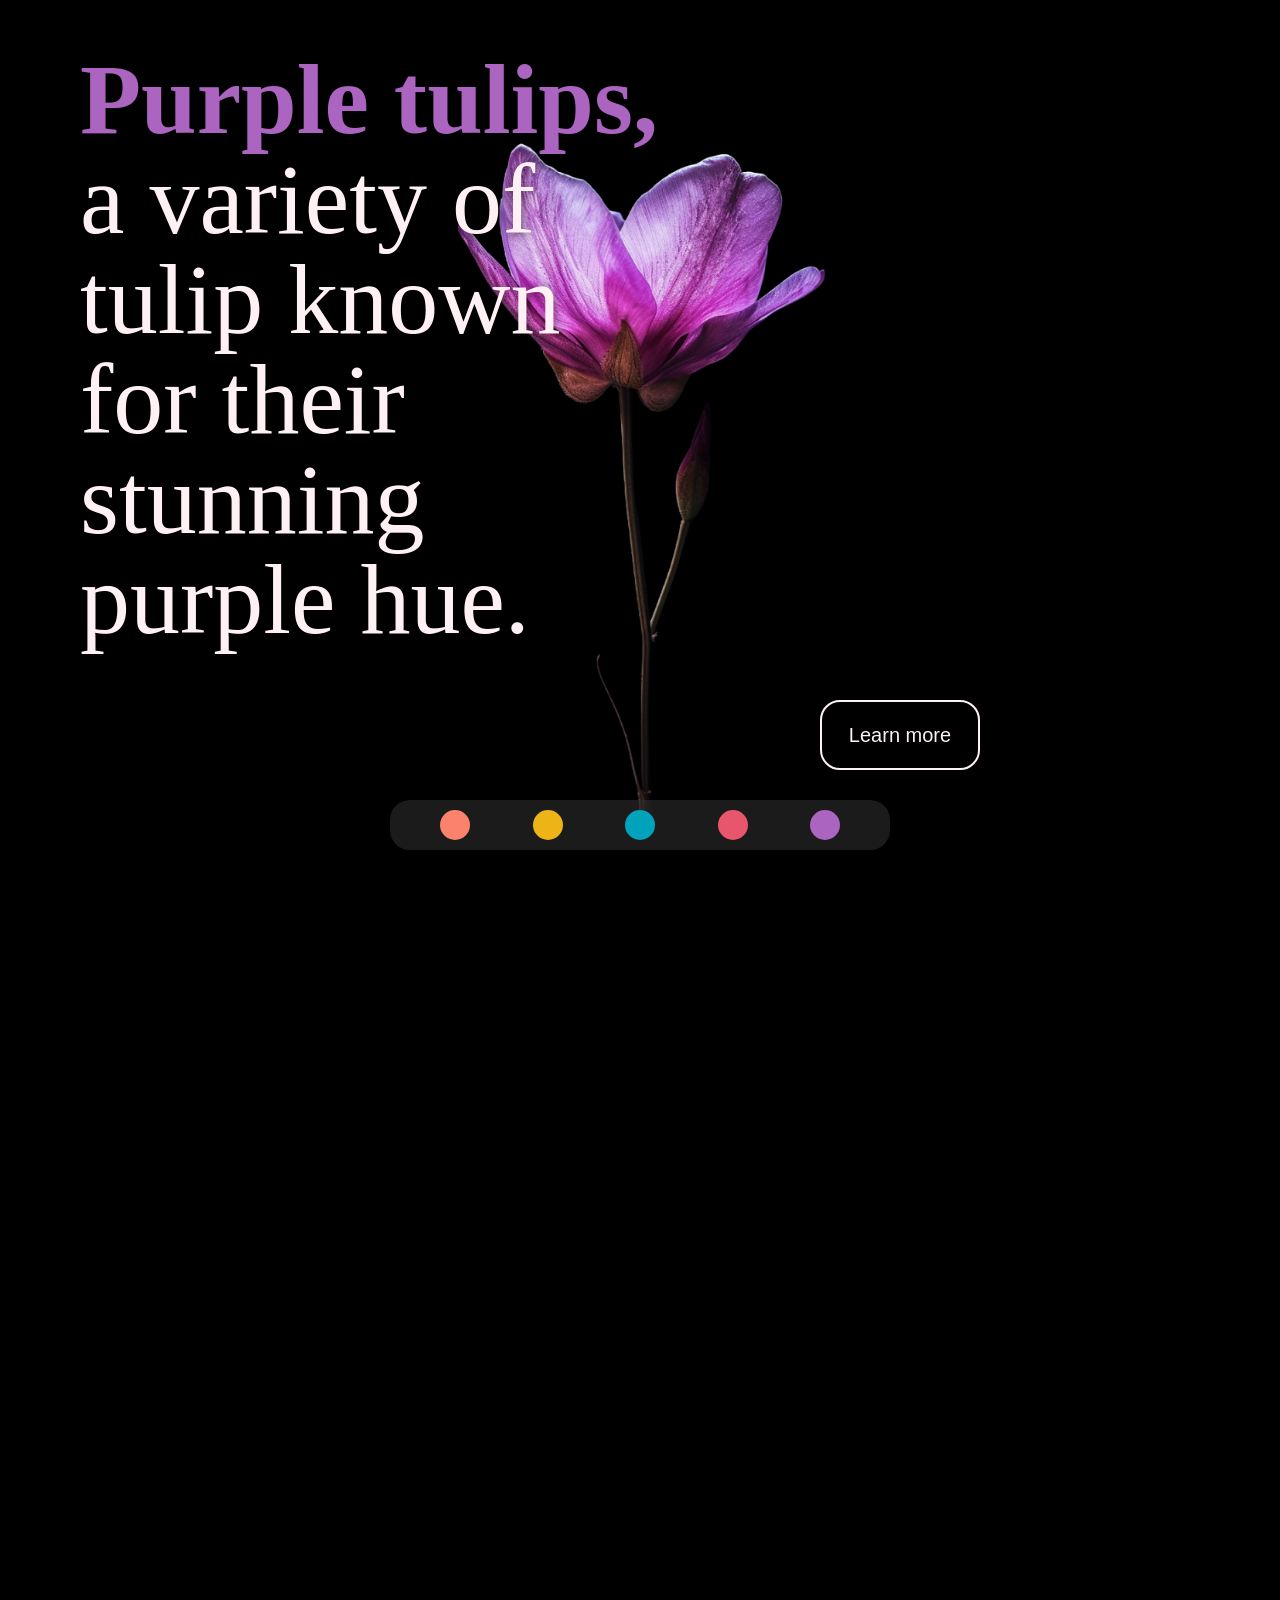
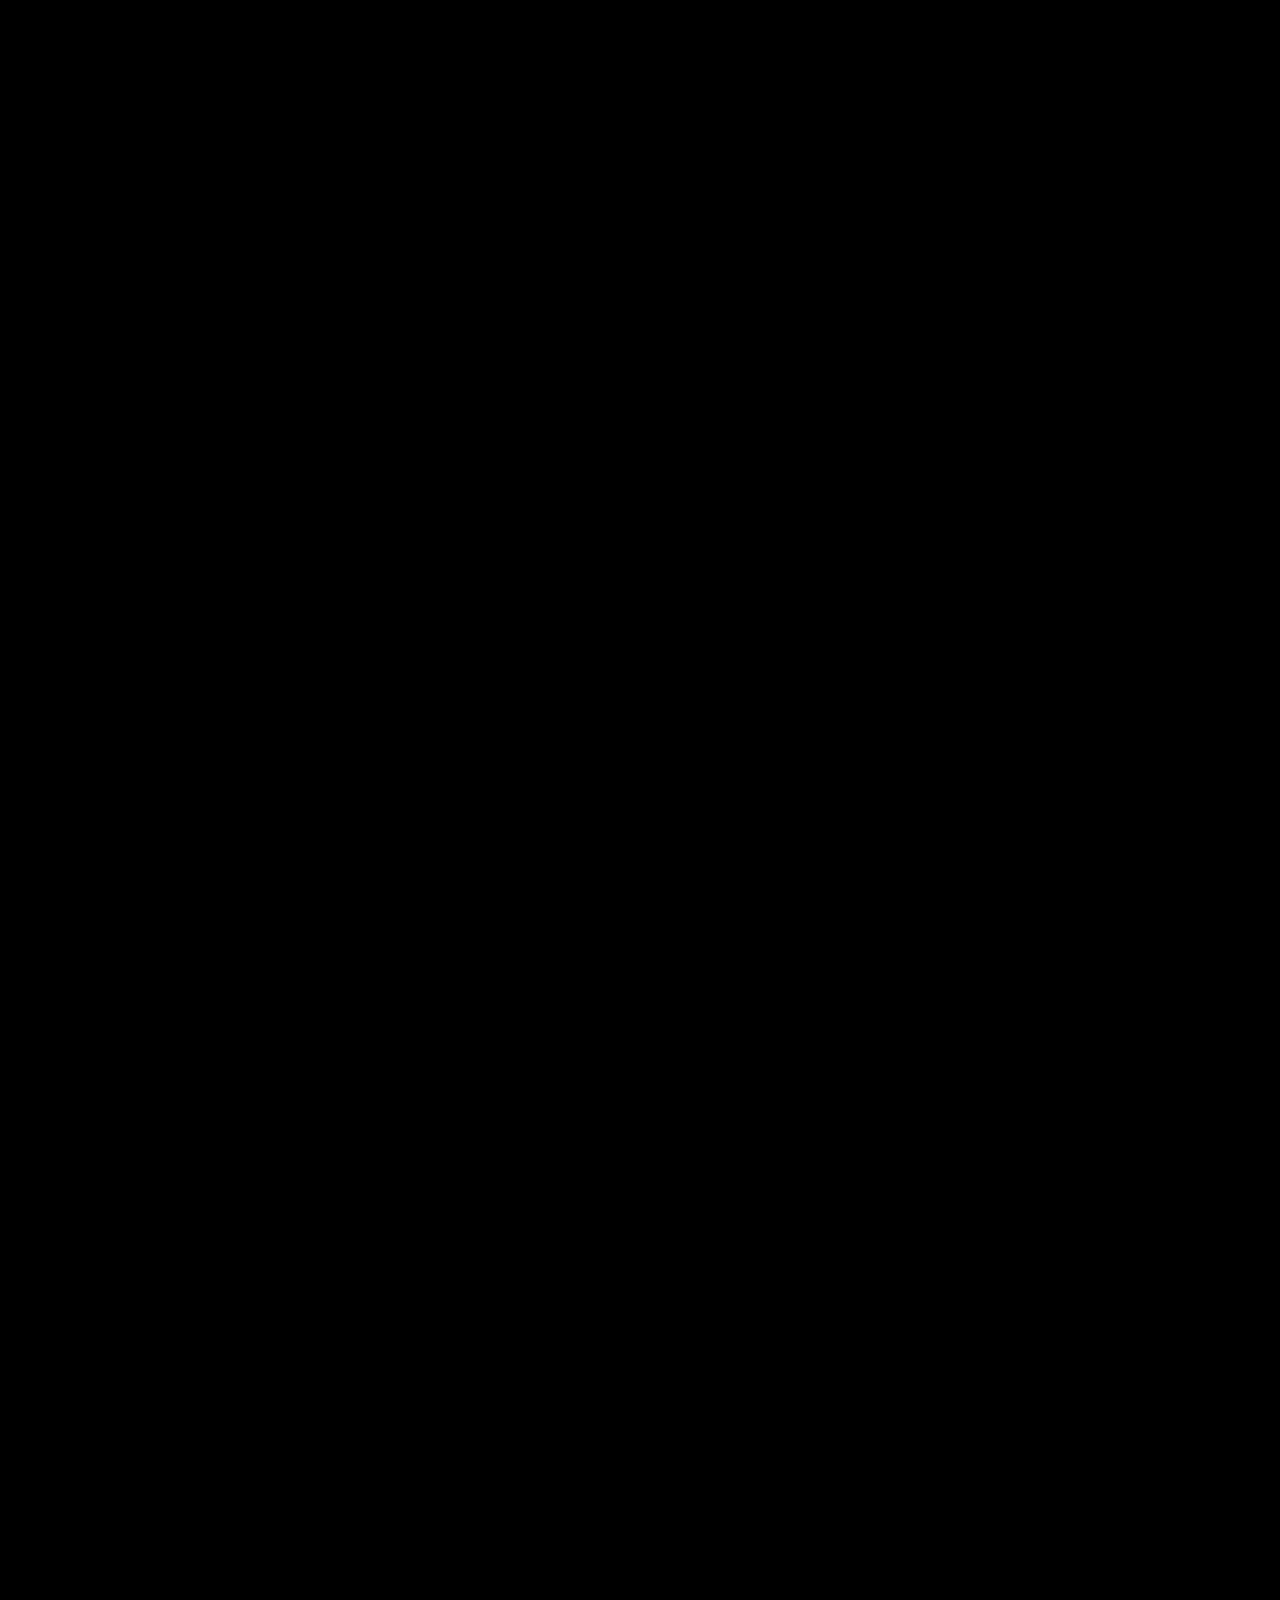
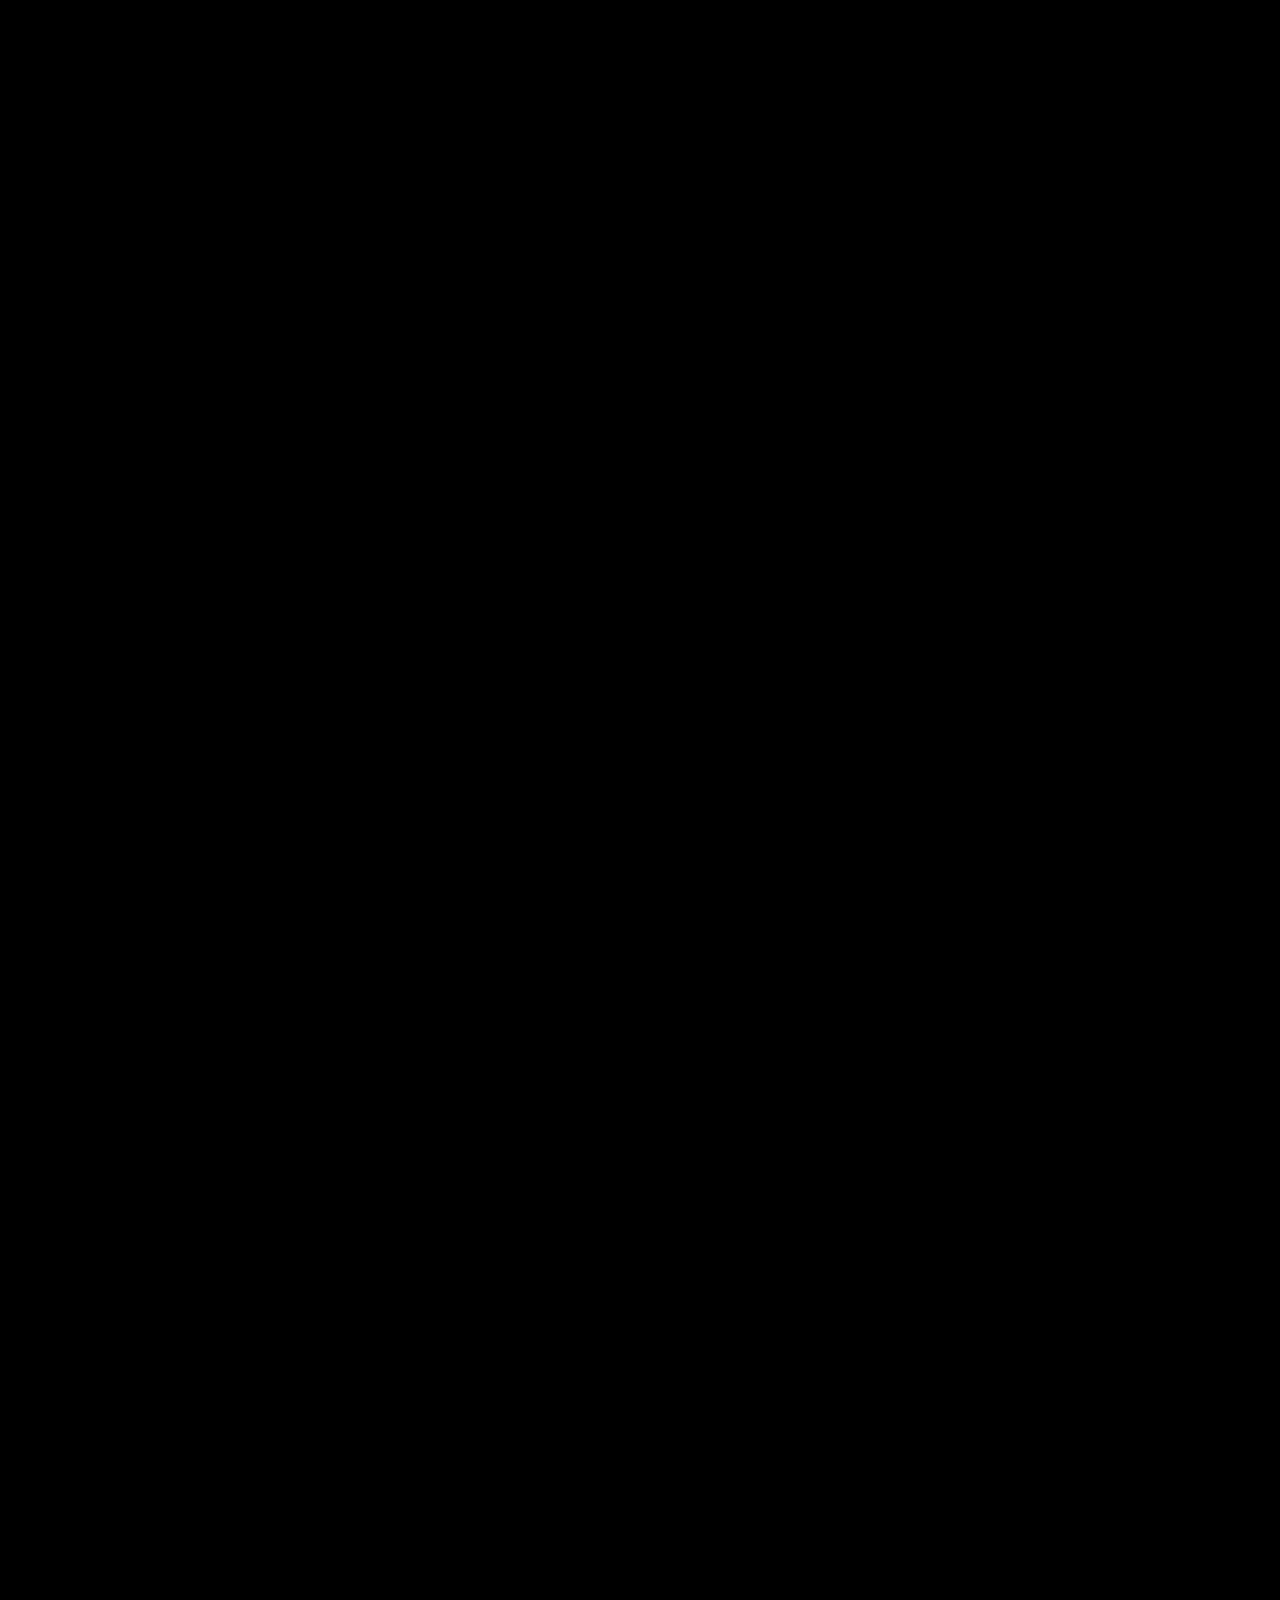
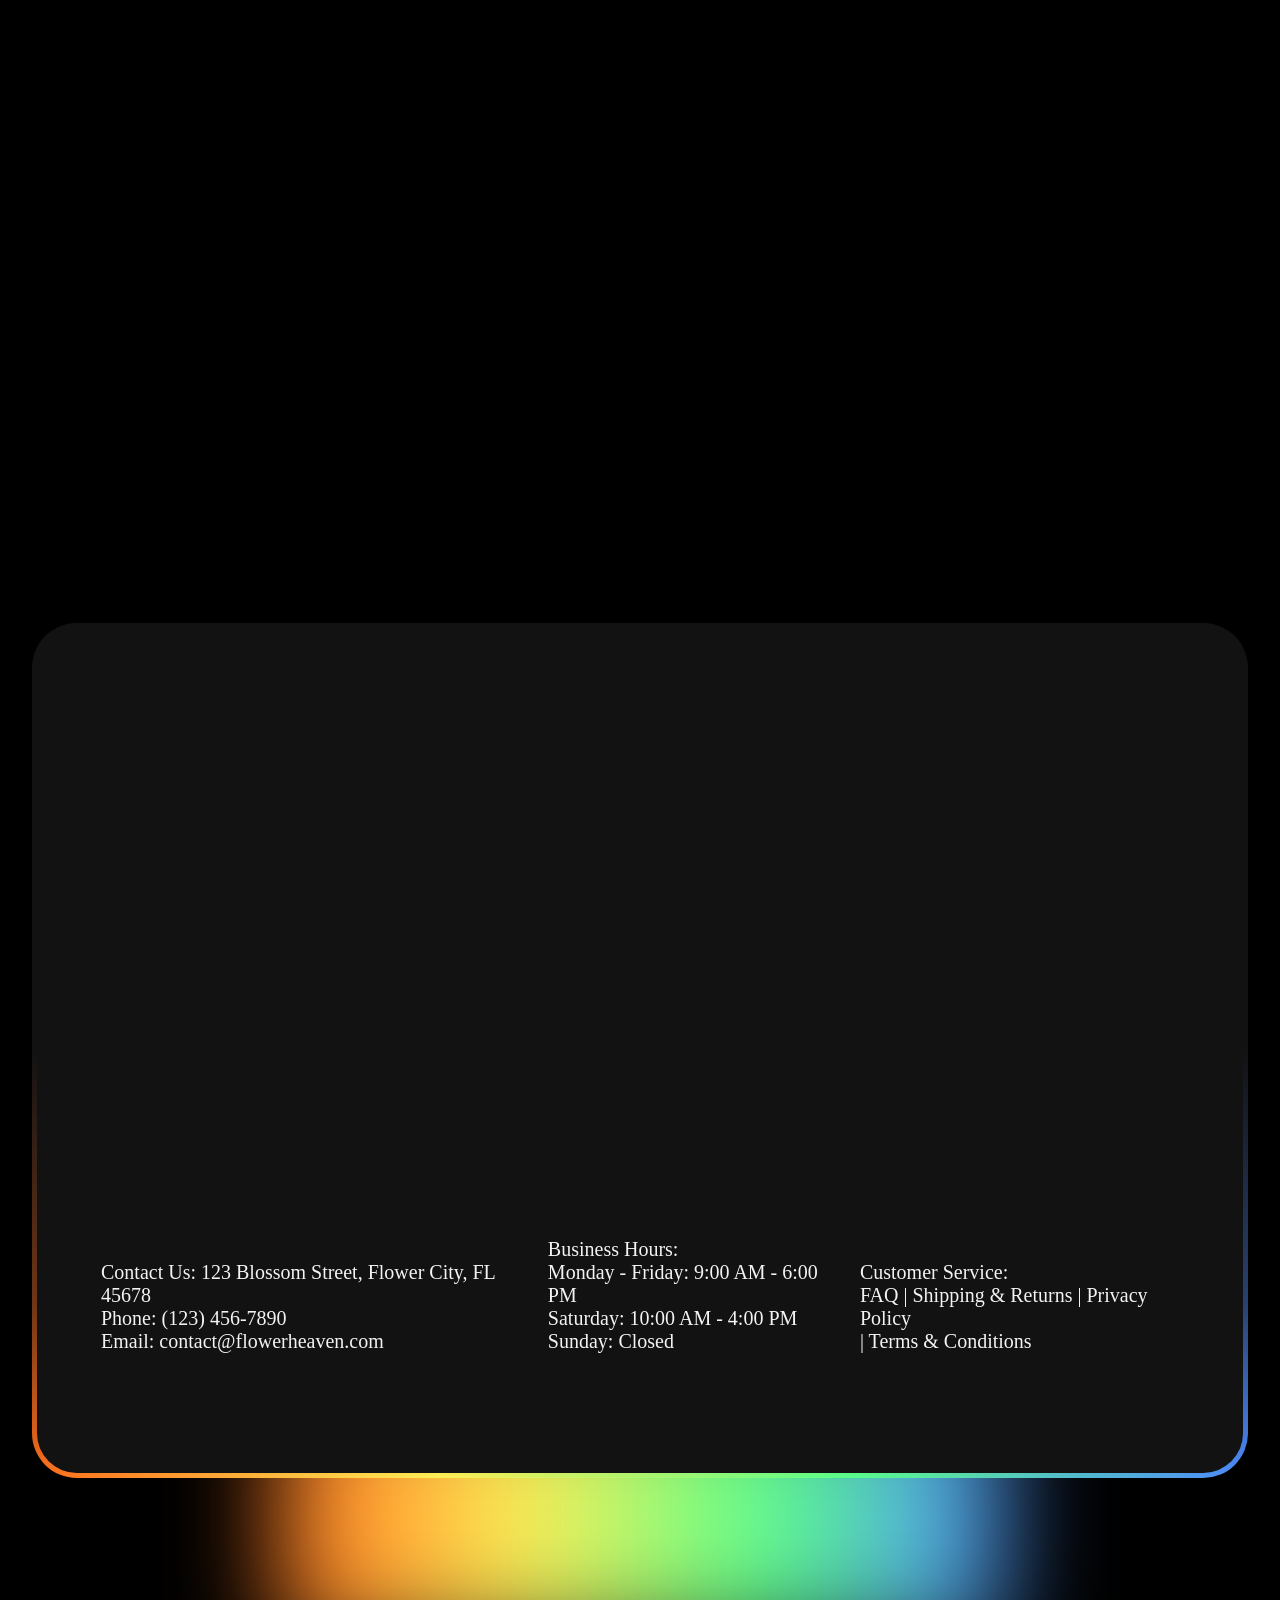
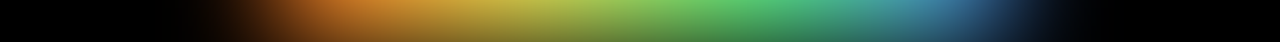
<file: 源代码index为开始页/index.html>
<!DOCTYPE html>
<html lang="cn-zh">
<head>
    <!-- 设置文档字符编码 -->
    <meta charset="UTF-8" />
    <!-- 设置视口，使页面在不同设备上良好显示 -->
    <meta name="viewport" content="width=device-width, initial-scale=1.0" />
    <!-- 设置网页标题 -->
    <title>FLOWERS</title>
    <!-- 引入外部样式表 -->
    <link rel="stylesheet" href="./styles/common.css" />
    <link rel="stylesheet" href="./styles/main.css" />
    <link rel="stylesheet" href="./styles/mainforscroll.css" />
    <link rel="stylesheet" href="./styles/bottom.css" />
</head>
<body>
    <!-- 网站头部 -->
    <header class="site-header">
        <!-- 导航菜单 -->
        <nav>
            <ul class="indicator">
                <li><a href="#1" class="a1"></a></li>
                <li><a href="#2" class="a2"></a></li>
                <li><a href="#3" class="a3"></a></li>
                <li><a href="#4" class="a4"></a></li>
                <li><a href="#5" class="a5"></a></li>
            </ul>
        </nav>
    </header>

    <!-- 主要内容区域 -->
    <main>
        <!-- 第一部分 -->
        <section id="0" class="section" style="display: flex; align-items: center; justify-content: center">
            <div class="top">
                <div class="stitle about">about us</div>
                <div class="stitle pricing">pricing</div>
                <div class="stitle more">more</div>
            </div>
            <div class="title">
                <span style="color: var(--color-primary)">F</span>L<span style="color: var(--color-secondary)">O</span>WER<span style="color: var(--color-purple)">S</span>
            </div>
        </section>
        <!-- 第二部分 -->
        <section id="1" class="section">
            <div class="content">
                <div class="headText">
                    <span style="color: var(--color-primary)"><strong>Lily,</strong></span>
                    <span style="line-height: 0px">belonging<br />to the genus Lilium</span>
                </div>
                <img src="./imgs/flower-white.png" alt="" />
                <button>Learn more</button>
            </div>
        </section>
        <!-- 第三部分 -->
        <section id="2" class="section">
            <div class="content">
                <div class="headText" style="width: 1000px">
                    <span style="color: var(--color-yellow)"><strong>Sulfur Cosmos,</strong></span>
                    <span style="line-height: 0px">popular in gardens <br />for attracting pollinators</span>
                </div>
                <img src="./imgs/flower-yellow.png" alt="" />
                <button>Learn more</button>
            </div>
        </section>
        <!-- 第四部分 -->
        <section id="3" class="section">
            <div class="content">
                <div class="headText">
                    <span style="color: var(--color-secondary)"><strong>Anemone,</strong></span>
                    <span style="line-height: 0px">also known as the <br />Windflower</span>
                </div>
                <img src="./imgs/flower-blue.png" alt="" />
                <button>Learn more</button>
            </div>
        </section>
        <!-- 第五部分 -->
        <section id="4" class="section">
            <div class="content">
                <div class="headText">
                    <span style="color: var(--color-red)"><strong>Yu Mei Ren, </strong></span>
                    <span style="line-height: 0px">also known as <br />Chinese Honeysuckle</span>
                </div>
                <img src="./imgs/flower-red.png" alt="" />
                <button>Learn more</button>
            </div>
        </section>
        <!-- 第六部分 -->
        <section id="5" class="section">
            <div class="content">
                <div class="headText" style="width: 600px">
                    <span style="color: var(--color-purple)"><strong>Purple tulips,</strong></span>
                    <span style="line-height: 0px">a variety of tulip known <br />for their stunning purple hue.</span>
                </div>
                <img src="./imgs/flower-purple.png" alt="" />
                <button>Learn more</button>
            </div>
        </section>
    </main>

    <!-- 页面底部 -->
    <footer id="bottom">
        <div class="colorful">
            <p class="type"></p>
            <div>
                Contact Us: 123 Blossom Street, Flower City, FL 45678 <br />Phone: (123) 456-7890 <br />Email: contact@flowerheaven.com
            </div>
            <div>
                Business Hours:
                <br />
                Monday - Friday: 9:00 AM - 6:00 PM <br />Saturday: 10:00 AM - 4:00 PM <br />Sunday: Closed
            </div>
            <div>
                Customer Service: <br />FAQ | Shipping & Returns | Privacy Policy <br />| Terms & Conditions
            </div>
        </div>
    </footer>
    <!-- 引入外部JavaScript文件 -->
    <script defer src="./js/type.js"></script>
    <script>
        document.querySelector(".about").addEventListener("click", () => {
            window.location.hash = "bottom";
        });
        document.querySelector(".pricing").addEventListener("click", () => {
            window.open("./pricing.html");
        });
        document.querySelector(".more").addEventListener("click", () => {
            window.open("./more.html");
        });
        const buttons = document.querySelectorAll("button");
        buttons.forEach((e, i) => {
            e.addEventListener("click", () => {
                window.open(`./flower${(i % 2) + 1}.html`);
            });
        });
    </script>
</body>
</html>
```
</file>
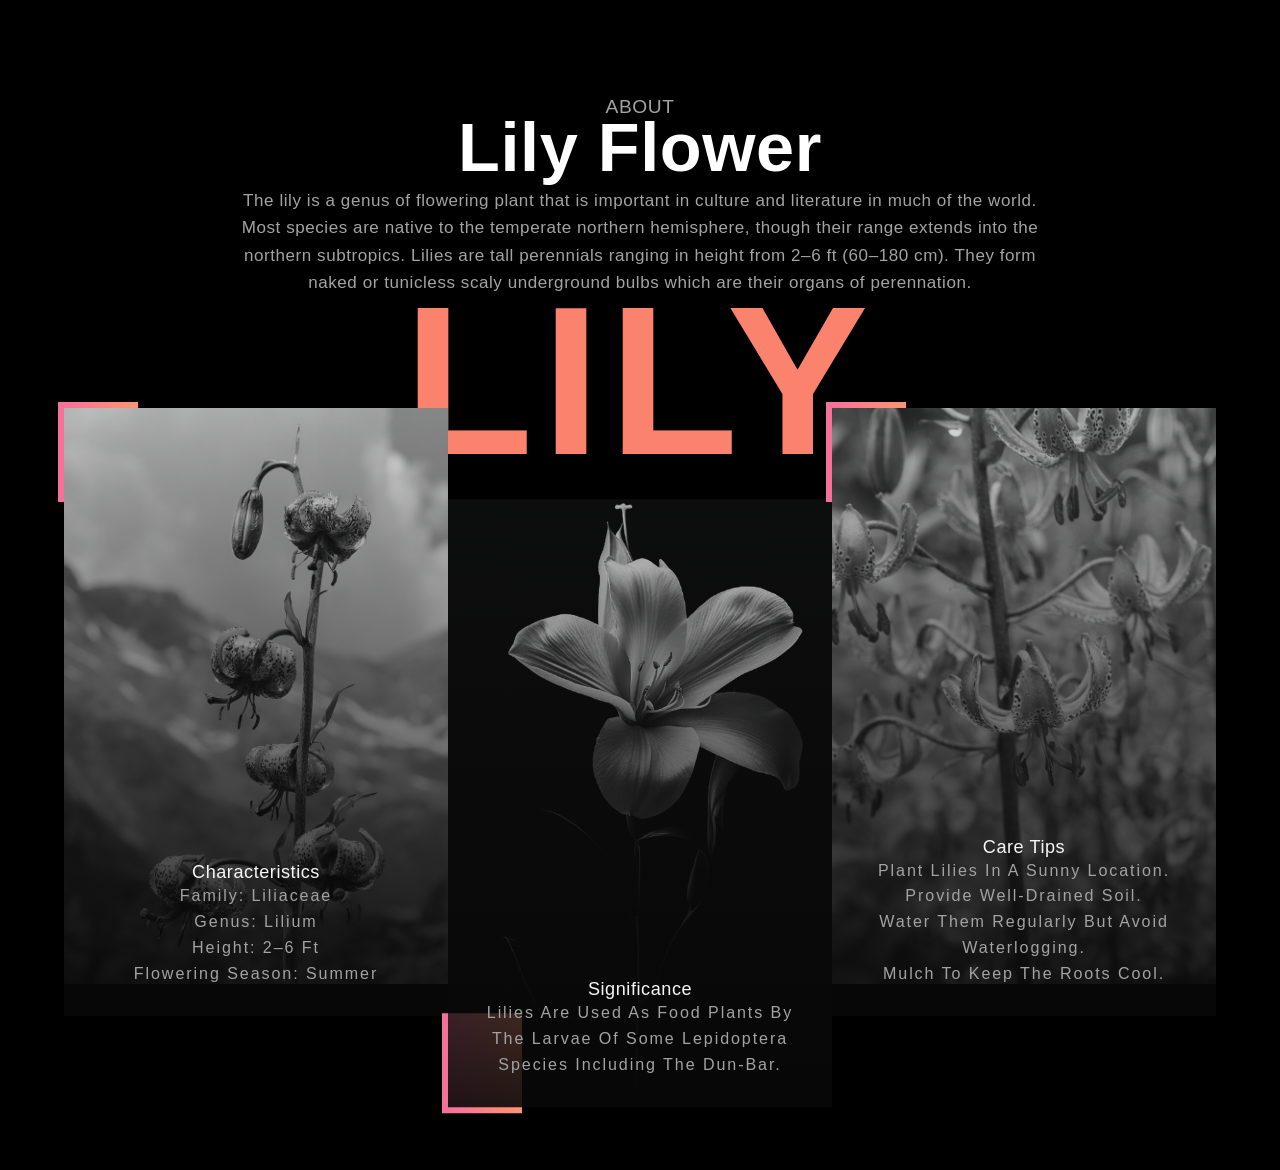
<file: 源代码index为开始页/flower1.html>
<!DOCTYPE html>
<html lang="cn-zh">
<head>
    <!-- 指定文档的字符编码 -->
    <meta charset="UTF-8" />
    <!-- 设置视口，使网站在所有设备上看起来都不错 -->
    <meta name="viewport" content="width=device-width, initial-scale=1.0" />
    <!-- 链接到外部样式表，用于卡片样式 -->
    <link rel="stylesheet" href="./styles/card.css" />
    <!-- 链接到外部样式表，用于常见样式 -->
    <link rel="stylesheet" href="./styles/common.css" />
    <!-- 网页标题 -->
    <title>Lily</title>
</head>
<body>
    <section>
        <!-- “About”部分的标题文本 -->
        <span>About</span>
        <!-- “Lily Flower”部分的主标题 -->
        <h2>Lily Flower</h2>
        <!-- 描述百合花的段落 -->
        <p>
            The lily is a genus of flowering plant that is important in culture and
            literature in much of the world. Most species are native to the
            temperate northern hemisphere, though their range extends into the
            northern subtropics. Lilies are tall perennials ranging in height from
            2–6 ft (60–180 cm). They form naked or tunicless scaly underground bulbs
            which are their organs of perennation.
        </p>
        <!-- 使用特定颜色变量样式的水印文本 -->
        <span class="bg-watermark" style="color: var(--color-primary)">LiLy</span>
        <!-- 卡片元素的容器 -->
        <div class="cards">
            <!-- 第一个卡片，包含图片和有关特征的内容 -->
            <div class="card">
                <!-- 百合花的图片 -->
                <img src="./imgs/LiLy_01.jpg" />
                <!-- 卡片内容，包含副标题和特征列表 -->
                <div class="card-content">
                    <h3>Characteristics</h3>
                    <p>Family: Liliaceae</p>
                    <p>Genus: Lilium</p>
                    <p>Height: 2–6 ft</p>
                    <p>Flowering season: Summer</p>
                </div>
            </div>
            <!-- 第二个卡片，包含图片和有关意义的内容 -->
            <div class="card">
                <!-- 白色花朵的图片 -->
                <img src="./imgs/flower-white.png" />
                <!-- 卡片内容，包含副标题和一段关于意义的文字 -->
                <div class="card-content">
                    <h3>Significance</h3>
                    <p>
                        Lilies are used as food plants by the larvae of some Lepidoptera
                        species including the Dun-bar.
                    </p>
                </div>
            </div>
            <!-- 第三个卡片，包含图片和有关护理提示的内容 -->
            <div class="card">
                <!-- 百合花的图片 -->
                <img src="imgs/LiLy_02.jpg" />
                <!-- 卡片内容，包含副标题和护理提示列表 -->
                <div class="card-content">
                    <h3>Care Tips</h3>
                    <p>Plant lilies in a sunny location.</p>
                    <p>Provide well-drained soil.</p>
                    <p>Water them regularly but avoid waterlogging.</p>
                    <p>Mulch to keep the roots cool.</p>
                </div>
            </div>
        </div>
    </section>
</body>
</html>
```
</file>
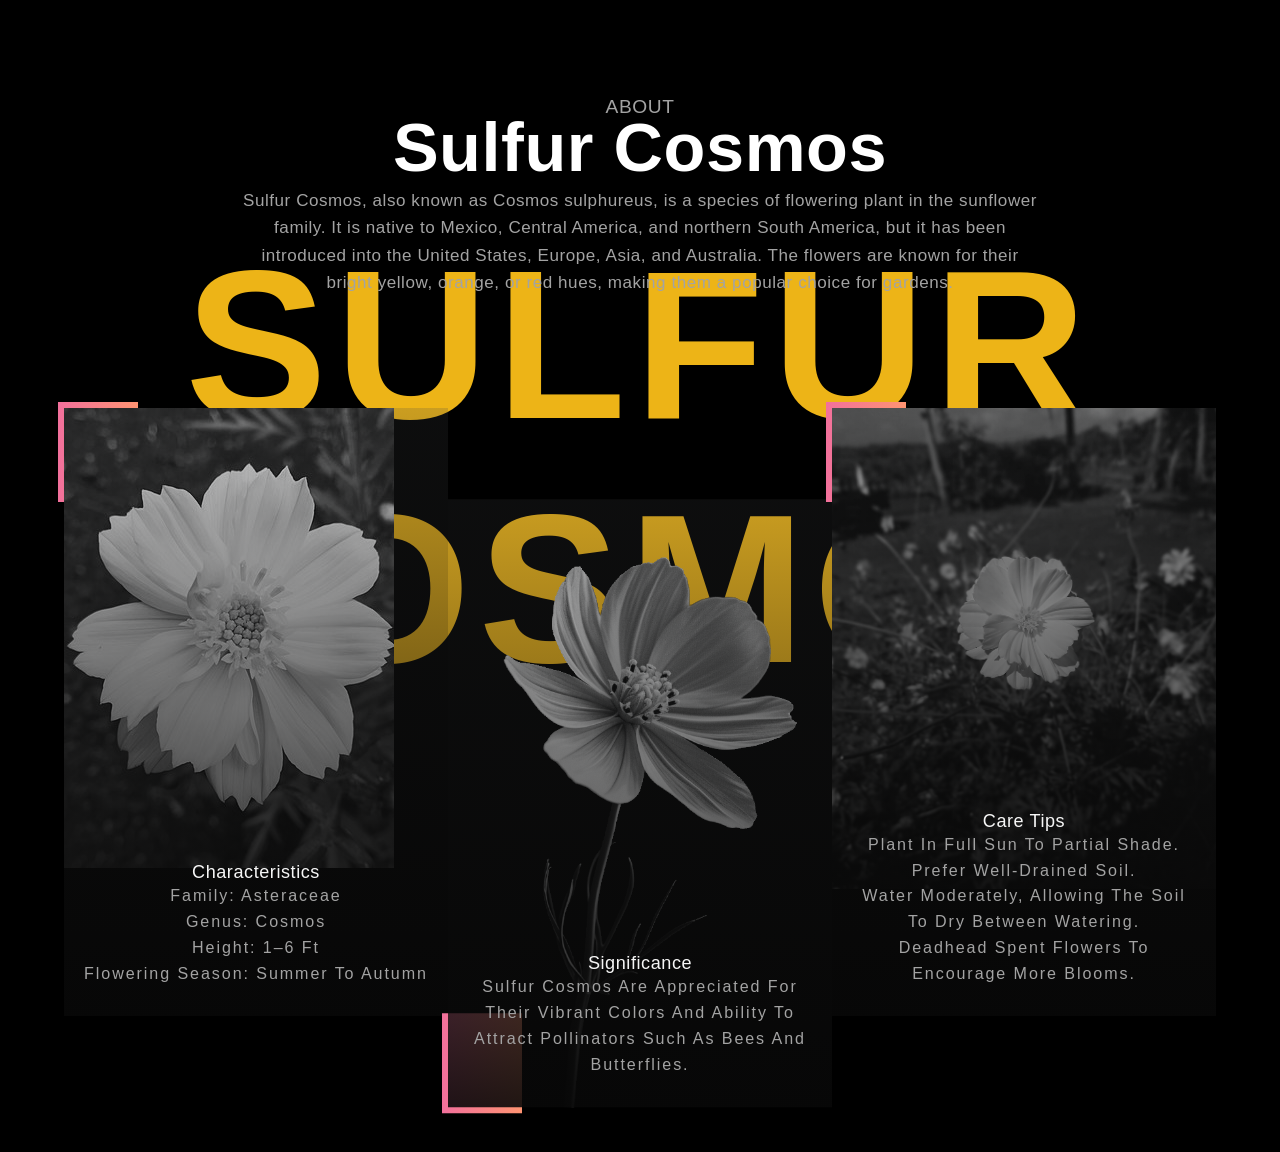
<file: 源代码index为开始页/flower2.html>
<!DOCTYPE html>
<html lang="cn-zh">
<head>
    <!-- 指定文档的字符编码 -->
    <meta charset="UTF-8" />
    <!-- 设置视口，使网站在所有设备上看起来都不错 -->
    <meta name="viewport" content="width=device-width, initial-scale=1.0" />
    <!-- 链接到外部样式表，用于卡片样式 -->
    <link rel="stylesheet" href="./styles/card.css" />
    <!-- 链接到外部样式表，用于常见样式 -->
    <link rel="stylesheet" href="./styles/common.css" />
    <!-- 网页标题（目前为空） -->
    <title></title>
</head>
<body>
    <section>
        <!-- “About”部分的标题文本 -->
        <span>About</span>
        <!-- “Sulfur Cosmos”部分的主标题 -->
        <h2>Sulfur Cosmos</h2>
        <!-- 描述硫磺波斯菊植物的段落 -->
        <p>
            Sulfur Cosmos, also known as Cosmos sulphureus, is a species of
            flowering plant in the sunflower family. It is native to Mexico, Central
            America, and northern South America, but it has been introduced into the
            United States, Europe, Asia, and Australia. The flowers are known for
            their bright yellow, orange, or red hues, making them a popular choice
            for gardens.
        </p>
        <!-- 使用特定颜色变量样式的水印文本 -->
        <span class="bg-watermark" style="color: var(--color-yellow)">
            Sulfur Cosmos
        </span>
        <!-- 卡片元素的容器 -->
        <div class="cards">
            <!-- 第一个卡片，包含图片和有关特征的内容 -->
            <div class="card">
                <!-- 硫磺波斯菊的图片 -->
                <img src="./imgs/Sulfur Cosmos_01.jpg" />
                <!-- 卡片内容，包含副标题和特征列表 -->
                <div class="card-content">
                    <h3>Characteristics</h3>
                    <p>Family: Asteraceae</p>
                    <p>Genus: Cosmos</p>
                    <p>Height: 1–6 ft</p>
                    <p>Flowering season: Summer to autumn</p>
                </div>
            </div>
            <!-- 第二个卡片，包含图片和有关意义的内容 -->
            <div class="card">
                <!-- 黄色花朵的图片 -->
                <img src="./imgs/flower-yellow.png" />
                <!-- 卡片内容，包含副标题和一段关于意义的文字 -->
                <div class="card-content">
                    <h3>Significance</h3>
                    <p>
                        Sulfur Cosmos are appreciated for their vibrant colors and ability
                        to attract pollinators such as bees and butterflies.
                    </p>
                </div>
            </div>
            <!-- 第三个卡片，包含图片和有关护理提示的内容 -->
            <div class="card">
                <!-- 硫磺波斯菊的图片 -->
                <img src="imgs/Sulfur Cosmos_02.jpg" />
                <!-- 卡片内容，包含副标题和护理提示列表 -->
                <div class="card-content">
                    <h3>Care Tips</h3>
                    <p>Plant in full sun to partial shade.</p>
                    <p>Prefer well-drained soil.</p>
                    <p>Water moderately, allowing the soil to dry between watering.</p>
                    <p>Deadhead spent flowers to encourage more blooms.</p>
                </div>
            </div>
        </div>
    </section>
</body>
</html>
</file>
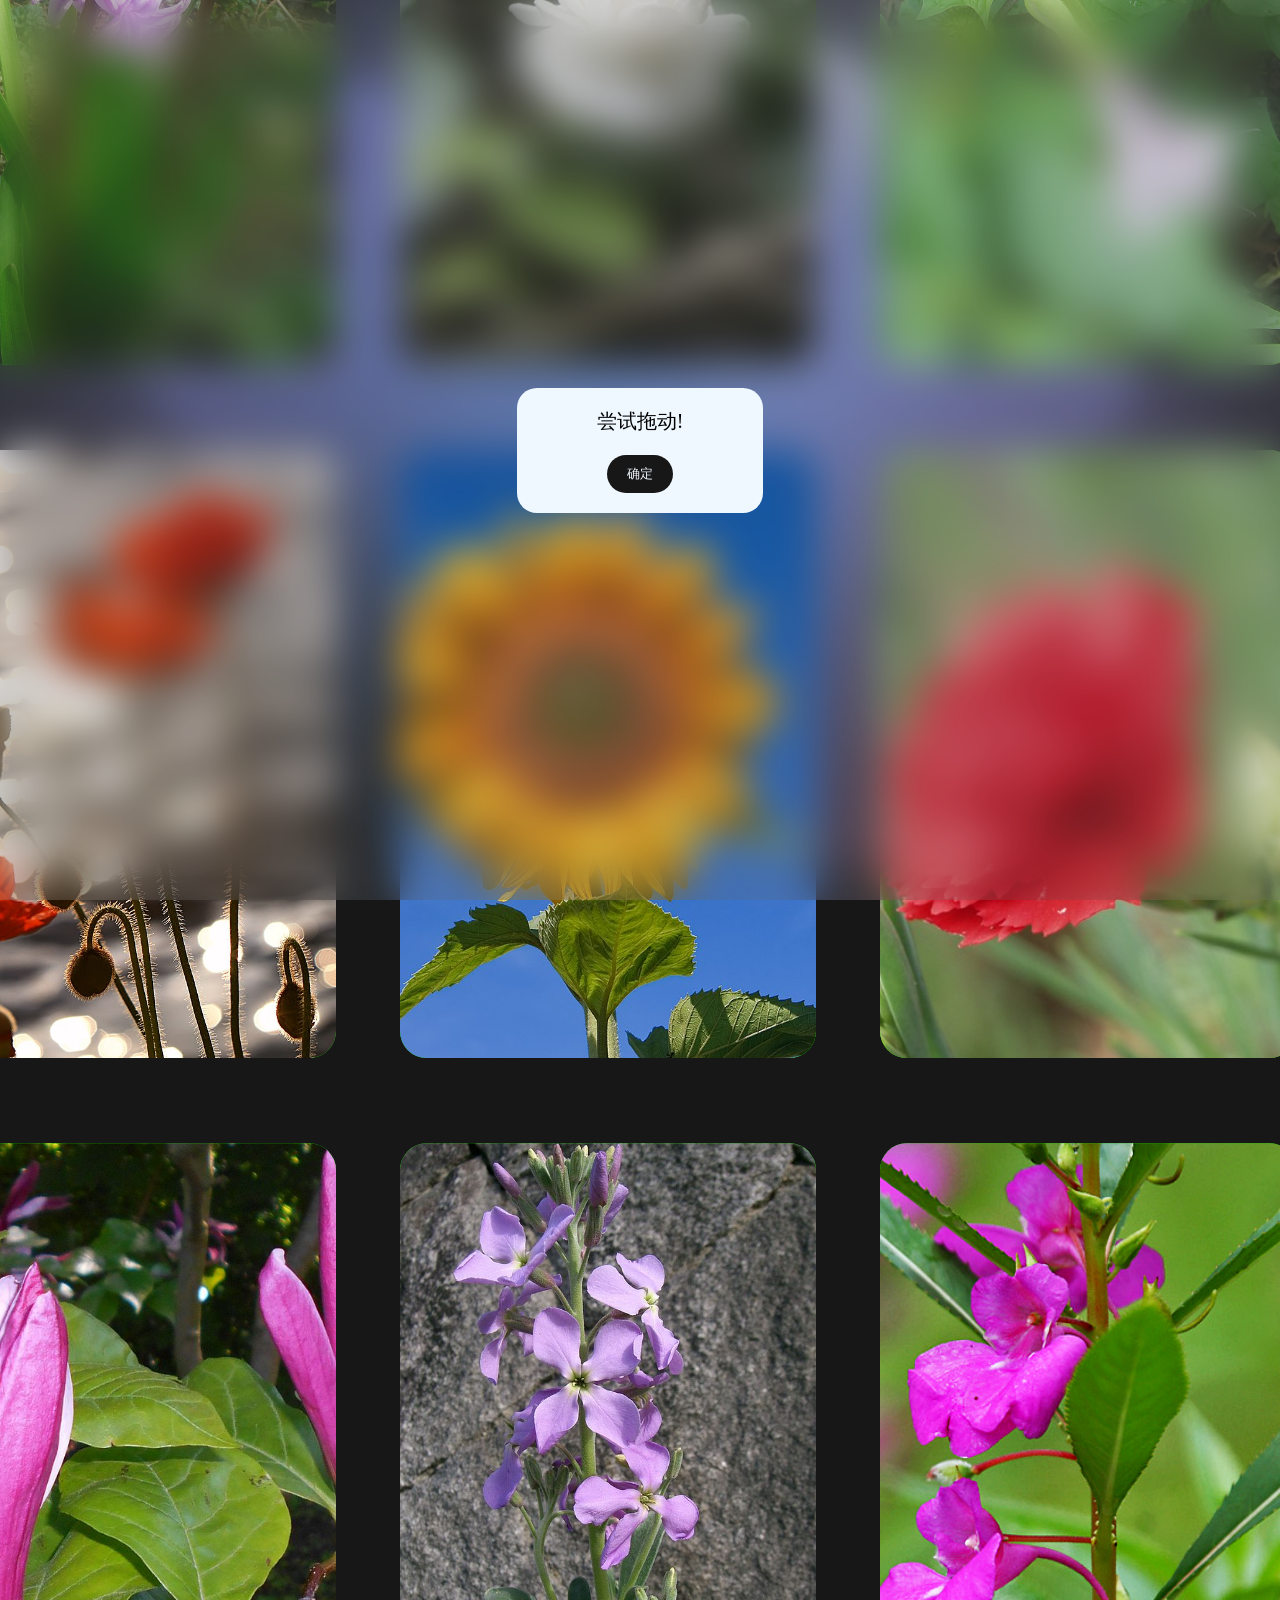
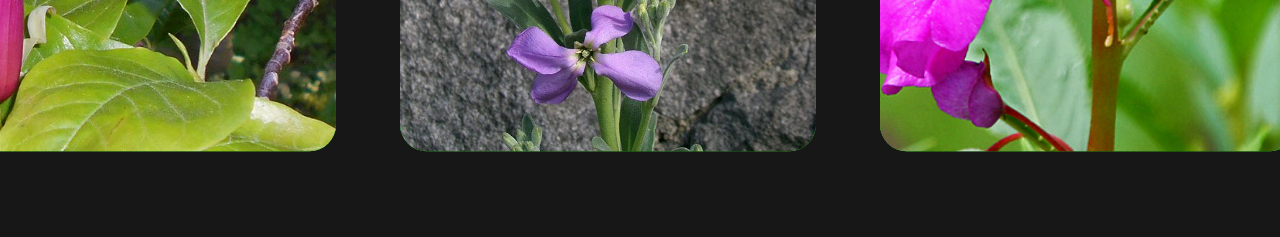
<file: 源代码index为开始页/more.html>
<!DOCTYPE html>
<html lang="cn-zh">
  <head>
    <meta charset="UTF-8" />
    <meta name="viewport" content="width=device-width, initial-scale=1.0" />
    <link rel="stylesheet" href="./styles/bg.css" />
    <title>More</title>
    <!-- 使用gsap动画库 -->
    <script src="gsap.js"></script>
    <style>
      * {
        padding: 0;
        margin: 0;
      }

      img {
        pointer-events: none;
        user-select: none;
      }

      div {
        display: flex;
        justify-content: center;
        align-items: center;
        user-select: none;
      }

      body {
        position: relative;
        display: flex;
        justify-content: center;
        align-items: center;
        width: 100%;
        height: 100vh;
        background-color: #171717;
        overflow: hidden;
      }

      .photos {
        position: absolute;
        flex-direction: column;
        overflow: hidden;
        cursor: pointer;
      }

      .photos_line {
        font-size: 1px;
        height: 342em;
        margin-bottom: 48em;
        flex-shrink: 0;
      }

      .photos_line_photo {
        font-size: 1px;
        width: 234em;
        height: 100%;
        margin-right: 36em;
        border-radius: 15em;
        background-color: #17f700;
        overflow: hidden;
        flex-shrink: 0;
      }

      .photos_line_photo img {
        height: 100%;
        transform: scale(1.1);
        transition: 0.3s ease;
      }

      .photos_line_photo:hover img {
        transform: scale(1.3);
      }

      @media screen and (max-aspect-ratio: 1.5/1) {
        .photos_line,
        .photos_line_photo {
          font-size: 2px;
        }
      }

      @media screen and (max-aspect-ratio: 0.8/1) {
        .photos_line,
        .photos_line_photo {
          font-size: 2.8px;
        }
      }

      .notice {
        position: fixed;
        z-index: 1000;
        width: 100%;
        height: 100%;
        background-color: rgba(104, 104, 104, 0.218);
        backdrop-filter: blur(20px);
        transition: all 0.3s cubic-bezier(0.165, 0.84, 0.44, 1);
      }
      .notice .content {
        display: flex;
        align-items: center;
        justify-content: center;
        flex-direction: column;
        font-family: "Fraunces", Didot, "Bodoni MT", "Noto Serif Display";
        padding: 20px 80px;
        font-size: 20px;
        border-radius: 20px;
        background-color: aliceblue;
        gap: 20px;
      }

      button {
        cursor: pointer;
        outline: none;
        padding: 10px 20px;
        background-color: #171717;
        color: aliceblue;
        border-radius: 20px;
        border: none;
      }
      .hidden {
        display: none;
      }
    </style>
  </head>

  <body>
    <div class="notice">
      <div class="content">
        <span>尝试拖动!</span>
        <button class="btn">确定</button>
      </div>
    </div>
    <div class="photos">
      <!-- 第一行照片 -->
      <div class="photos_line">
        <div class="photos_line_photo">
          <img src="photos/photo (1).png" />
        </div>
        <div class="photos_line_photo">
          <img src="photos/photo (2).png" />
        </div>
        <div class="photos_line_photo">
          <img src="photos/photo (3).png" />
        </div>
        <div class="photos_line_photo">
          <img src="photos/photo (4).png" />
        </div>
        <div class="photos_line_photo">
          <img src="photos/photo (5).png" />
        </div>
        <div class="photos_line_photo">
          <img src="photos/photo (6).png" />
        </div>
        <div class="photos_line_photo">
          <img src="photos/photo (7).png" />
        </div>
      </div>
      <!-- 第二行照片 -->
      <div class="photos_line">
        <div class="photos_line_photo">
          <img src="photos/photo (8).png" />
        </div>
        <div class="photos_line_photo">
          <img src="photos/photo (9).png" />
        </div>
        <div class="photos_line_photo">
          <img src="photos/photo (10).png" />
        </div>
        <div class="photos_line_photo">
          <img src="photos/photo (11).png" />
        </div>
        <div class="photos_line_photo">
          <img src="photos/photo (12).png" />
        </div>
        <div class="photos_line_photo">
          <img src="photos/photo (13).png" />
        </div>
        <div class="photos_line_photo">
          <img src="photos/photo (14).png" />
        </div>
      </div>
      <!-- 第三行照片 -->
      <div class="photos_line">
        <div class="photos_line_photo">
          <img src="photos/photo (15).png" />
        </div>
        <div class="photos_line_photo">
          <img src="photos/photo (16).png" />
        </div>
        <div class="photos_line_photo">
          <img src="photos/photo (17).png" />
        </div>
        <div class="photos_line_photo">
          <img src="photos/photo (18).png" />
        </div>
        <div class="photos_line_photo">
          <img src="photos/photo (19).png" />
        </div>
        <div class="photos_line_photo">
          <img src="photos/photo (20).png" />
        </div>
        <div class="photos_line_photo">
          <img src="photos/photo (21).png" />
        </div>
      </div>
      <!-- 第四行照片 -->
      <div class="photos_line">
        <div class="photos_line_photo">
          <img src="photos/photo (22).png" />
        </div>
        <div class="photos_line_photo">
          <img src="photos/photo (23).png" />
        </div>
        <div class="photos_line_photo">
          <img src="photos/photo (24).png" />
        </div>
        <div class="photos_line_photo">
          <img src="photos/photo (25).png" />
        </div>
        <div class="photos_line_photo">
          <img src="photos/photo (26).png" />
        </div>
        <div class="photos_line_photo">
          <img src="photos/photo (27).png" />
        </div>
        <div class="photos_line_photo">
          <img src="photos/photo (28).png" />
        </div>
      </div>
    </div>
  </body>
  <script>
    const photobox = {
      container: document.querySelector(".photos"),
      img_data: [],
      container_width: 0,
      container_height: 0,
      photo_width: 0,
      photo_height: 0,
      if_movable: false,
      mouse_x: 0,
      mouse_y: 0,
      standard_width: 1440,
      scale_nums: 1,
      init() {
        this.resize();
        // 监听窗口大小变化事件
        window.addEventListener("resize", () => {
          this.resize();
        });
        // 监听鼠标按下事件
        this.container.addEventListener("mousedown", (e) => {
          this.if_movable = true;
          this.mouse_x = e.clientX;
          this.mouse_y = e.clientY;
        });
        // 监听鼠标抬起事件
        this.container.addEventListener("mouseup", () => {
          this.if_movable = false;
        });
        // 监听鼠标离开容器事件
        this.container.addEventListener("mouseleave", () => {
          this.if_movable = false;
        });
        // 监听鼠标移动事件
        this.container.addEventListener("mousemove", (e) => {
          this.move(e.clientX, e.clientY);
        });
      },
      resize() {
        // 获取所有的照片元素
        let imgs = [...document.querySelectorAll(".photos_line_photo")];
        // 获取容器的宽度和高度
        this.container_width = this.container.offsetWidth;
        this.container_height = this.container.offsetHeight;
        // 获取照片的宽度和高度
        this.photo_width = imgs[0].offsetWidth;
        this.photo_height = imgs[0].offsetHeight;
        // 计算缩放比例
        this.scale_nums = document.body.offsetWidth / this.standard_width;
        // 缩放容器
        this.container.style.transform = `scale(${this.scale_nums})`;
        // 重置所有照片的位置
        gsap.to(imgs, {
          transform: `translate(0,0)`,
          duration: 0,
          ease: "power4.out",
        });
        // 保存照片的初始数据
        this.img_data = [];
        imgs.forEach((img) => {
          this.img_data.push({
            node: img,
            x: img.offsetLeft,
            y: img.offsetTop,
            mov_x: 0,
            mov_y: 0,
            ani: 0,
          });
        });
      },
      move(x, y) {
        // 如果鼠标未按下，则不进行移动
        if (!this.if_movable) return 0;
        // 计算鼠标移动的距离
        let distance_x = (x - this.mouse_x) / this.scale_nums;
        let distance_y = (y - this.mouse_y) / this.scale_nums;
        this.img_data.forEach((img) => {
          let duration = 1;
          img.mov_x += distance_x;
          // 边界检测和位置重置
          if (img.x + img.mov_x > this.container_width) {
            img.mov_x -= this.container_width;
            duration = 0;
          }
          if (img.x + img.mov_x < -this.photo_width) {
            img.mov_x += this.container_width;
            duration = 0;
          }
          img.mov_y += distance_y;
          if (img.y + img.mov_y > this.container_height) {
            img.mov_y -= this.container_height;
            duration = 0;
          }
          if (img.y + img.mov_y < -this.photo_height) {
            img.mov_y += this.container_height;
            duration = 0;
          }
          if (img.ani) img.ani.kill();
          // 使用gsap进行加速
          img.ani = gsap.to(img.node, {
            transform: `translate(${img.mov_x}px,${img.mov_y}px)`,
            duration: duration,
            ease: "power4.out",
          });
        });
        // 更新鼠标位置
        this.mouse_x = x;
        this.mouse_y = y;
      },
    };

    photobox.init();
    document.querySelector(".btn").addEventListener("click", () => {
      document.querySelector(".notice").classList.add("hidden");
    });
  </script>
  <script src="./js/insertbg.js" defer></script>
</html>
</file>
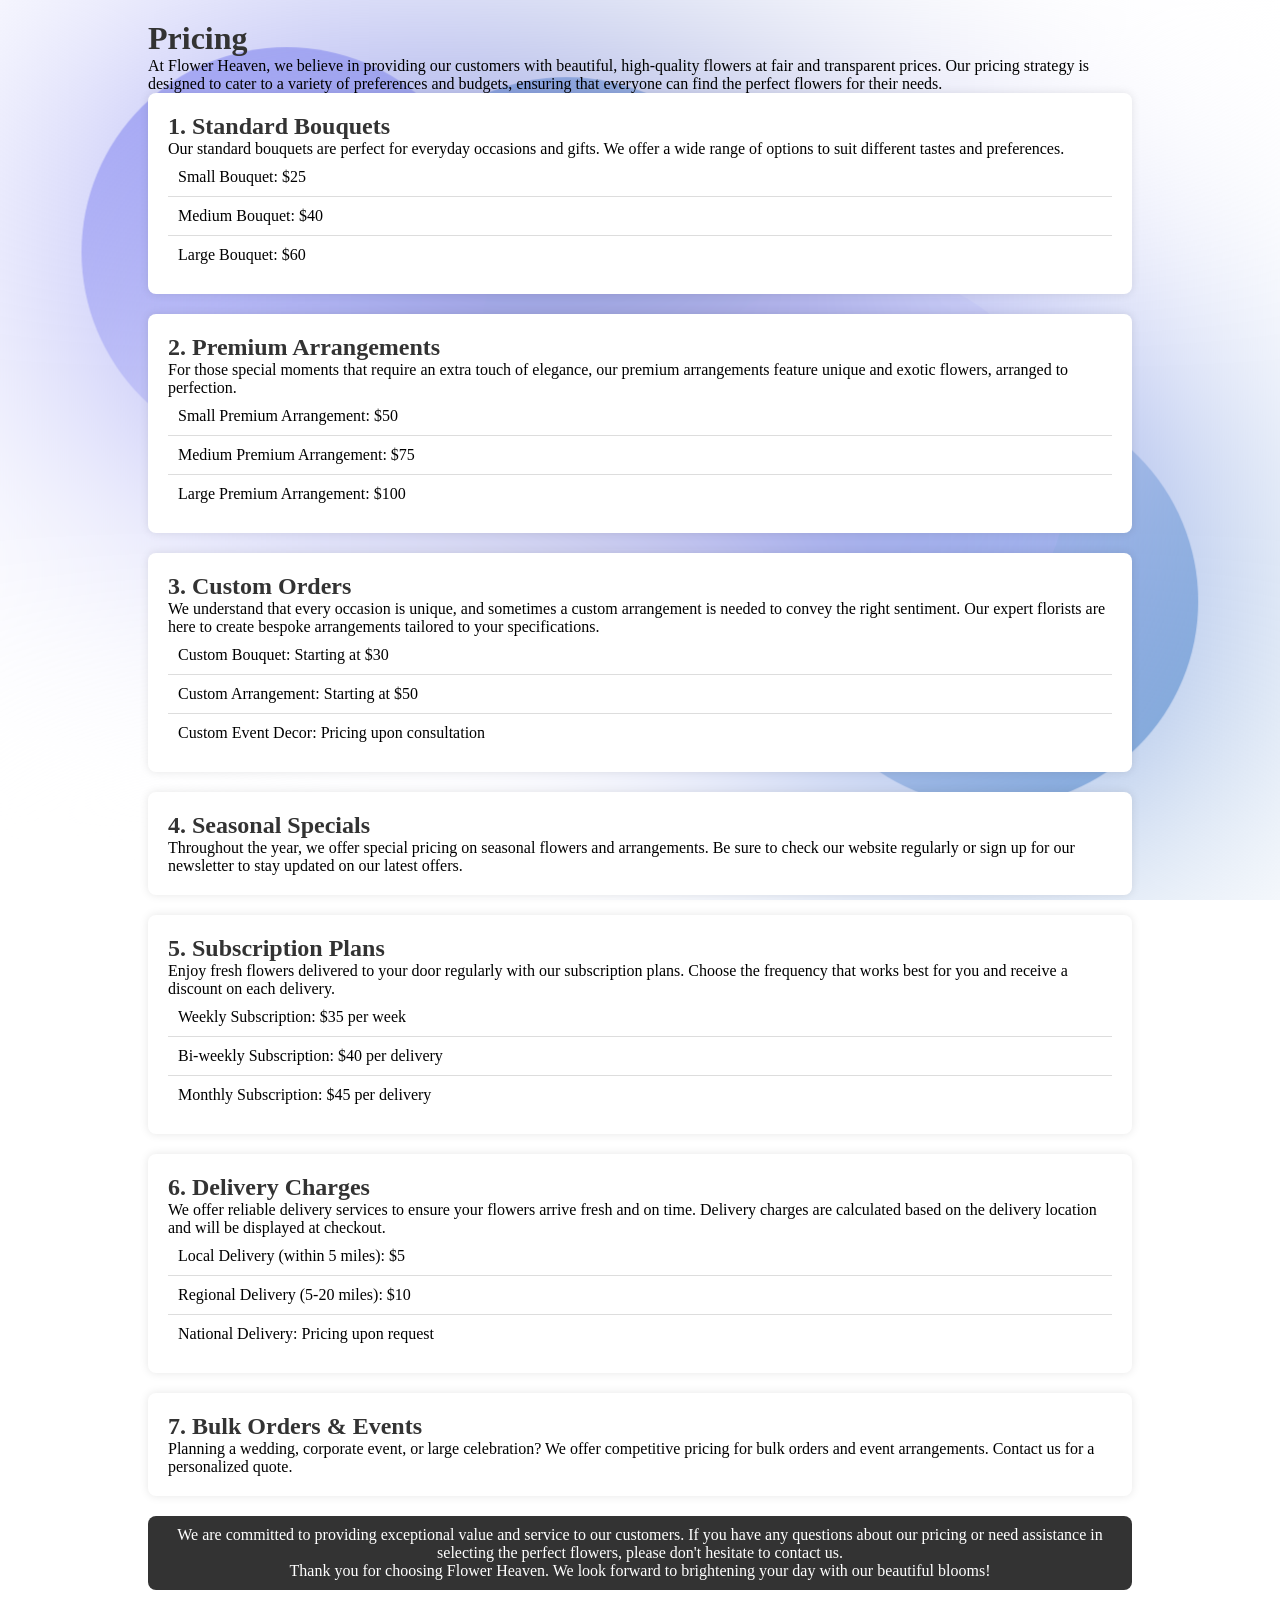
<file: 源代码index为开始页/pricing.html>
<!DOCTYPE html>
<html lang="cn-zh">
<head>
    <!-- 指定文档的字符编码 -->
    <meta charset="UTF-8" />
    <!-- 设置视口，使网站在所有设备上看起来都不错 -->
    <meta name="viewport" content="width=device-width, initial-scale=1.0" />
    <!-- 链接到外部样式表，用于常见样式 -->
    <link rel="stylesheet" href="./styles/common.css" />
    <!-- 链接到外部样式表，用于背景样式 -->
    <link rel="stylesheet" href="./styles/bg.css" />
    <!-- 网页标题 -->
    <title>Pricing - Flower Heaven</title>
    <style>
        /* 设置页面背景颜色为白色 */
        body {
            background-color: white;
        }
        /* 设置容器的宽度、居中、溢出处理和内边距 */
        .container {
            width: 80%;
            margin: auto;
            overflow: hidden;
            padding: 20px;
        }
        /* 设置标题的颜色 */
        h1,
        h2,
        h3 {
            color: #333;
        }
        /* 设置定价部分的背景、内边距、外边距、边框半径和阴影 */
        .pricing-section {
            background: #fff;
            padding: 20px;
            margin-bottom: 20px;
            border-radius: 8px;
            box-shadow: 0 0 10px rgba(0, 0, 0, 0.1);
        }
        /* 移除列表的默认样式和内边距 */
        ul {
            list-style: none;
            padding: 0;
        }
            /* 设置列表项的内边距和底部边框 */
            ul li {
                padding: 10px;
                border-bottom: 1px solid #ddd;
            }
                /* 移除最后一个列表项的底部边框 */
                ul li:last-child {
                    border-bottom: none;
                }
        /* 设置联系部分的背景、文字颜色、文本对齐、内边距、外边距和边框半径 */
        .contact {
            background: #333;
            color: #fff;
            text-align: center;
            padding: 10px;
            margin-top: 20px;
            border-radius: 8px;
        }
            /* 设置联系部分段落的外边距为0 */
            .contact p {
                margin: 0;
            }
    </style>
</head>
<body>
    <div class="container">
        <h1>Pricing</h1>
        <p>
            At Flower Heaven, we believe in providing our customers with beautiful,
            high-quality flowers at fair and transparent prices. Our pricing
            strategy is designed to cater to a variety of preferences and budgets,
            ensuring that everyone can find the perfect flowers for their needs.
        </p>

        <div class="pricing-section">
            <h2>1. Standard Bouquets</h2>
            <p>
                Our standard bouquets are perfect for everyday occasions and gifts. We
                offer a wide range of options to suit different tastes and
                preferences.
            </p>
            <ul>
                <li>Small Bouquet: $25</li>
                <li>Medium Bouquet: $40</li>
                <li>Large Bouquet: $60</li>
            </ul>
        </div>

        <div class="pricing-section">
            <h2>2. Premium Arrangements</h2>
            <p>
                For those special moments that require an extra touch of elegance, our
                premium arrangements feature unique and exotic flowers, arranged to
                perfection.
            </p>
            <ul>
                <li>Small Premium Arrangement: $50</li>
                <li>Medium Premium Arrangement: $75</li>
                <li>Large Premium Arrangement: $100</li>
            </ul>
        </div>

        <div class="pricing-section">
            <h2>3. Custom Orders</h2>
            <p>
                We understand that every occasion is unique, and sometimes a custom
                arrangement is needed to convey the right sentiment. Our expert
                florists are here to create bespoke arrangements tailored to your
                specifications.
            </p>
            <ul>
                <li>Custom Bouquet: Starting at $30</li>
                <li>Custom Arrangement: Starting at $50</li>
                <li>Custom Event Decor: Pricing upon consultation</li>
            </ul>
        </div>

        <div class="pricing-section">
            <h2>4. Seasonal Specials</h2>
            <p>
                Throughout the year, we offer special pricing on seasonal flowers and
                arrangements. Be sure to check our website regularly or sign up for
                our newsletter to stay updated on our latest offers.
            </p>
        </div>

        <div class="pricing-section">
            <h2>5. Subscription Plans</h2>
            <p>
                Enjoy fresh flowers delivered to your door regularly with our
                subscription plans. Choose the frequency that works best for you and
                receive a discount on each delivery.
            </p>
            <ul>
                <li>Weekly Subscription: $35 per week</li>
                <li>Bi-weekly Subscription: $40 per delivery</li>
                <li>Monthly Subscription: $45 per delivery</li>
            </ul>
        </div>

        <div class="pricing-section">
            <h2>6. Delivery Charges</h2>
            <p>
                We offer reliable delivery services to ensure your flowers arrive
                fresh and on time. Delivery charges are calculated based on the
                delivery location and will be displayed at checkout.
            </p>
            <ul>
                <li>Local Delivery (within 5 miles): $5</li>
                <li>Regional Delivery (5-20 miles): $10</li>
                <li>National Delivery: Pricing upon request</li>
            </ul>
        </div>

        <div class="pricing-section">
            <h2>7. Bulk Orders & Events</h2>
            <p>
                Planning a wedding, corporate event, or large celebration? We offer
                competitive pricing for bulk orders and event arrangements. Contact us
                for a personalized quote.
            </p>
        </div>

        <div class="contact">
            <p>
                We are committed to providing exceptional value and service to our
                customers. If you have any questions about our pricing or need
                assistance in selecting the perfect flowers, please don't hesitate to
                contact us.
            </p>
            <p>
                Thank you for choosing Flower Heaven. We look forward to brightening
                your day with our beautiful blooms!
            </p>
        </div>
    </div>
    <!-- 链接到外部JavaScript文件 -->
    <script defer src="./js/insertbg.js"></script>
</body>
</html>
```
</file>
<file: 源代码index为开始页/styles/common.css>
:root {
  --font-family-default: "Noto Sans Display", Inter, Roboto, "Helvetica Neue",
    "Arial Nova", "Nimbus Sans", Arial, sans-serif;
  --font-family-heading: "Fraunces", Didot, "Bodoni MT", "Noto Serif Display",
    "URW Palladio L", P052, Sylfaen, serif;
  --font-family-monospace: "Nimbus Mono PS", "Courier New", monospace;
  --color-text: #fff0f4;
  --color-primary: oklch(74% 0.15 32);
  --color-secondary: oklch(65% 0.13 210);
  --color-yellow: oklch(80% 0.16 85);
  --color-green: oklch(60% 0.16 135);
  --color-red: oklch(65% 0.18 15);
  --color-green-2: oklch(54% 0.11 164);
  --color-purple: oklch(62% 0.15 318);
  --color-red-2: oklch(57% 0.2 15);
}

* {
  user-select: none;
  box-sizing: border-box;
  margin: 0;
  padding: 0;
}

a,
ul {
  text-decoration: none;
  list-style: none;
}

body {
  width: 100%;
  height: 100%;
  background-color: black;
}
</file>
<file: 源代码index为开始页/styles/main.css>
header {
  position: fixed;
  z-index: 1000;
  width: 500px;
  bottom: 50px;
  left: calc(50% - 250px);
}

header nav ul {
  display: flex;
  flex-direction: row;
  align-items: center;
  justify-content: space-between;
  padding: 0px 50px;
  background-color: rgba(138, 137, 137, 0.2);
  backdrop-filter: blur(20px);
  border-radius: 20px;
}

li {
  height: 50px;
  display: flex;
  align-items: center;
  justify-content: center;
}

a {
  width: 30px;
  height: 30px;
  border-radius: 50%;
}

a:hover {
  transform: scale(1.2);
  transition: all 0.3s ease-in-out;
}

.a1 {
  background-color: var(--color-primary);
}

.a2 {
  background-color: var(--color-yellow);
}

.a3 {
  background-color: var(--color-secondary);
}

.a4 {
  background-color: var(--color-red);
}

.a5 {
  background-color: var(--color-purple);
}

section {
  width: 100%;
  position: relative;
}

.top {
  min-width: 30vw;
  position: absolute;
  top: 5vh;
  right: 5vw;
  height: 10vh;
  background-color: rgba(139, 129, 129, 0.11);
  backdrop-filter: blur(20px);
  display: flex;
  align-items: center;
  justify-content: center;
  gap: 40px;
  padding: 40px;
  border-radius: 40px;
  border: solid var(--color-secondary) 2px;
}

.stitle {
  cursor: pointer;
  font-size: 30px;
  font-weight: 200;
  color: var(--color-text);
  border-radius: 40px;
  transition: all 0.3s cubic-bezier(0.165, 0.84, 0.44, 1);
  padding: 15px;
}

.stitle:hover {
  background-color: var(--color-secondary);
}

.content {
  display: flex;
  align-items: center;
  justify-content: center;
}

img {
  height: 80%;
}

footer {
  scroll-snap-align: start;
  display: flex;
  align-items: center;
  justify-content: center;
  font-size: 20px;
  font-weight: 200;
  color: #fff0f4;
  height: 100vh;
  font-family: var(--font-family-heading);
}

footer .colorful {
  gap: 30px;
  display: flex;
  align-items: flex-end;
  justify-content: center;
  width: 95vw;
  height: 95vh;
  padding-bottom: 120px;
}

.type {
  position: absolute;
  top: 30vh;
  font-size: 28px;
  font-weight: 400;
}

.headText {
  line-height: 1;
  text-shadow: 1px 2px 0.1em hsla(0, 0%, 0%, 0.5);
  width: 100%;
  font-family: var(--font-family-heading);
  font-size: 100px;
  font-weight: 200;
  position: absolute;
  left: 80px;
  top: 50px;
  width: 400px;
  color: var(--color-text);
}

button {
  cursor: pointer;
  outline: none;
  position: absolute;
  right: 300px;
  bottom: 130px;
  height: 70px;
  width: 160px;
  font-size: 20px;
  font-family: var(--font-family-default);
  border-radius: 20px;
  background-color: black;
  color: var(--color-text);
  border: var(--color-text) solid 2px;
  transition: all 0.3s cubic-bezier(0.165, 0.84, 0.44, 1);
}

button:hover {
  background-color: var(--color-text);
  color: black;
}

.title {
  font-size: 180px;
  font-family: var(--font-family-heading, var(--font-family-default, 1rem));
  line-height: var(--line-height-heading, 1.25);
  font-weight: 600;
  color: var(--color-text);
}
</file>
<file: 源代码index为开始页/styles/mainforscroll.css>
/* scroll-snap-type 要比较新版本的浏览器(2022+)才能执行 */

html {
  scroll-snap-type: y mandatory;
}

header {
  overflow: hidden !important;
}

.indicator::before {
  animation: indicate linear both;
  animation-timeline: --main;
  animation-range: contain;
}

body,
.content {
  background-color: black;
}

.section {
  scroll-snap-align: start;
  scroll-snap-stop: always;
  view-timeline: --section;
  height: 100vh;
}

.content {
  overflow: hidden;
  position: fixed;
  inset: 0;
}

.indicator::before {
  animation: indicate linear both;
  animation-timeline: --main;
  animation-range: contain;
}

body .content {
  animation: zoom-scroll ease-in-out both;
  animation-timeline: --section;
}

@keyframes zoom-scroll {
  0% {
    filter: blur(5rem);
    transform: scale(0);
    opacity: 0;
    visibility: hidden;
  }

  50% {
    filter: blur(0);
    transform: none;
    opacity: 1;
    visibility: visible;
  }

  100% {
    filter: blur(3rem);
    transform: scale(1.5);
    opacity: 0;
    visibility: hidden;
  }
}
</file>
<file: 源代码index为开始页/styles/bottom.css>
:root {
  --m: 4rem;
  --red: #ff6565;
  --pink: #ff64f9;
  --purple: #6b5fff;
  --blue: #4d8aff;
  --green: #5bff89;
  --yellow: #ffee55;
  --orange: #ff6d1b;
}

.colorful {
  border: calc(0.08 * var(--m)) solid transparent;
  position: relative;
  color: #f3f3f3;
  font-family: "Space Grotesk";
  border-radius: calc(0.7 * var(--m));
  padding: calc(0.5 * var(--m)) calc(1 * var(--m));
  display: flex;
  justify-content: center;
  cursor: pointer;

  background: linear-gradient(#121213, #121213),
    linear-gradient(#121213 50%, rgba(18, 18, 19, 0.6) 80%, rgba(18, 18, 19, 0)),
    linear-gradient(
      90deg,
      var(--orange),
      var(--yellow),
      var(--green),
      var(--blue),
      var(--purple),
      var(--pink),
      var(--red)
    );
  background-origin: border-box;
  background-clip: padding-box, border-box, border-box;
  background-size: 200%;
  animation: animate 2s infinite linear;
}

.colorful::before {
  content: "";
  background: linear-gradient(
    90deg,
    var(--orange),
    var(--yellow),
    var(--green),
    var(--blue),
    var(--purple),
    var(--pink),
    var(--red)
  );
  height: 30%;
  width: 60%;
  position: absolute;
  bottom: -20%;
  z-index: -5;
  background-size: 200%;
  animation: animate 2s infinite linear;
  filter: blur(calc(0.8 * var(--m)));
}

.colorful:hover,
.colorful:hover::before {
  animation: animate 1s infinite linear;
}

@keyframes animate {
  0% {
    background-position: 0;
  }
  100% {
    background-position: 200%;
  }
}
</file>
<file: 源代码index为开始页/styles/card.css>
* {
  margin: 0;
  padding: 0;
  box-sizing: border-box;
}

body {
  background: #171717;
  min-height: 100vh;
}

img {
  max-width: 100%;
  display: block;
}

ul {
  list-style-type: none;
}
ul i {
  color: #fff;
  font-size: clamp(0.9rem, 0.825rem + 0.3vw, 1.2rem);
}
ul i:hover {
  color: #f2709c;
}

section {
  font-family: "Poppins", sans-serif;
  font-weight: 300;
  font-style: normal;
  padding-block: min(20vh, 6rem);
  text-align: center;
  width: calc(min(90rem, 90%));
  margin-inline: auto;
}
section span,
section p,
section h2,
section h3 {
  letter-spacing: 0.035rem;
}
section p {
  line-height: 1.6;
  color: #a3a3a3;
  max-width: 50rem;
  margin: 0 auto;
  font-size: clamp(0.9rem, 0.825rem + 0.3vw, 1.2rem);
}
section .bg-watermark {
  color: #1f1f1f;
  font-size: clamp(6rem, 1.3333rem + 14.9333vw, 20rem);
  font-weight: 800;
  position: absolute;
  z-index: -1;
  left: 50%;
  transform: translatex(-50%) translatey(-15%);
  user-select: none;
  letter-spacing: 0.5rem;
}
section span {
  text-transform: uppercase;
  display: block;
  font-size: 1.2rem;
  color: #a3a3a3;
}
section h2 {
  font-size: clamp(3.5rem, 3rem + 1.6vw, 5rem);
  margin-top: -0.625rem;
  color: #fff;
}
section .cards {
  margin-top: 7rem;
  display: grid;
  grid-template-columns: repeat(auto-fit, minmax(min(12rem, 100%), 1fr));
  gap: 2rem;
}
@media screen and (min-width: 51rem) {
  section .cards {
    gap: 0;
    padding-bottom: 2.5rem;
  }
}
section .cards .card {
  position: relative;
  cursor: pointer;
}
section .cards .card h3,
section .cards .card p {
  text-transform: capitalize;
}
section .cards .card h3 {
  font-size: clamp(1rem, 0.9167rem + 0.2667vw, 1.25rem);
  font-weight: 400;
  color: #f6f6f6;
}
section .cards .card p {
  font-size: clamp(0.85rem, 0.75rem + 0.32vw, 1.15rem);
  letter-spacing: 0.12rem;
  font-weight: 300;
  max-width: 100%;
}
section .cards .card::before {
  position: absolute;
  content: "";
  width: 5rem;
  height: 6.25rem;
  z-index: 0;
  transition: 0.3s ease-in-out;
  background: #f2709c;
  background: -webkit-linear-gradient(to left, #ff9472, #f2709c);
  background: linear-gradient(to left, #ff9472, #f2709c);
  top: -0.375rem;
  left: -0.375rem;
}
section .cards .card::after {
  position: absolute;
  inset: 0;
  content: "";
  width: 100%;
  height: 100%;
  background: #232526;
  background: -webkit-linear-gradient(
    to bottom,
    hsl(210deg 2.99% 26.27% / 20%),
    hsl(0deg 0% 3.14% / 90%)
  );
  background: linear-gradient(
    to bottom,
    hsl(210deg 2.99% 26.27% / 20%),
    hsl(0deg 0% 3.14% / 90%)
  );
}
section .cards .card img {
  filter: grayscale(100%);
  transition: 0.5s ease;
}
section .cards .card .card-content {
  position: absolute;
  bottom: 0;
  z-index: 99;
  left: 0;
  color: #fff;
  width: 100%;
  padding: 1.875rem 1.25rem;
  text-align: center;
}
section .cards .card .card-content ul {
  display: flex;
  align-items: center;
  justify-content: center;
  gap: 0.625rem;
  margin-top: 1.25rem;
}
section .cards .card:hover img {
  filter: grayscale(0%);
}
section .cards .card:hover::before {
  transform: scale(1.03);
}
section .cards .card:nth-child(1)::before {
  top: -0.375rem;
  left: -0.375rem;
}
@media screen and (min-width: 31.25rem) {
  section .cards .card:nth-child(2) {
    transform: translatey(15%);
  }
}
section .cards .card:nth-child(2)::before {
  bottom: -0.375rem;
  left: -0.375rem;
  top: auto;
}
section .cards .card:nth-child(3)::before {
  top: -0.375rem;
  left: -0.375rem;
}
</file>
<file: 源代码index为开始页/styles/bg.css>
.bouncing-blob {
  width: 32vw;
  aspect-ratio: 1;
  border-radius: 50%;
  will-change: transform;
  position: absolute;
  z-index: 1;
  top: 0;
  left: 0;
  transform-origin: left top;
}

.bouncing-blob--blue {
  background: #4783c7;
}

.bouncing-blob--white {
  background: #ffffff;
  z-index: 2;
  width: 15vw;
}

.bouncing-blob--purple {
  background: #8c8ff1;
}

.bouncing-blob--pink {
  background: #e289cd50;
}

.bouncing-blobs-container {
  position: fixed;
  z-index: -1;
  top: 0;
  left: 0;
  width: 100%;
  height: 100%;
}

.bouncing-blobs-glass {
  position: absolute;
  z-index: 2;
  top: 0;
  left: 0;
  width: 100%;
  height: 100%;
  backdrop-filter: blur(140px);
  -webkit-backdrop-filter: blur(140px);
  pointer-events: none;
}

.bouncing-blobs {
  position: absolute;
  z-index: 1;
  top: 0;
  left: 0;
  width: 100%;
  height: 100%;
}
</file>
